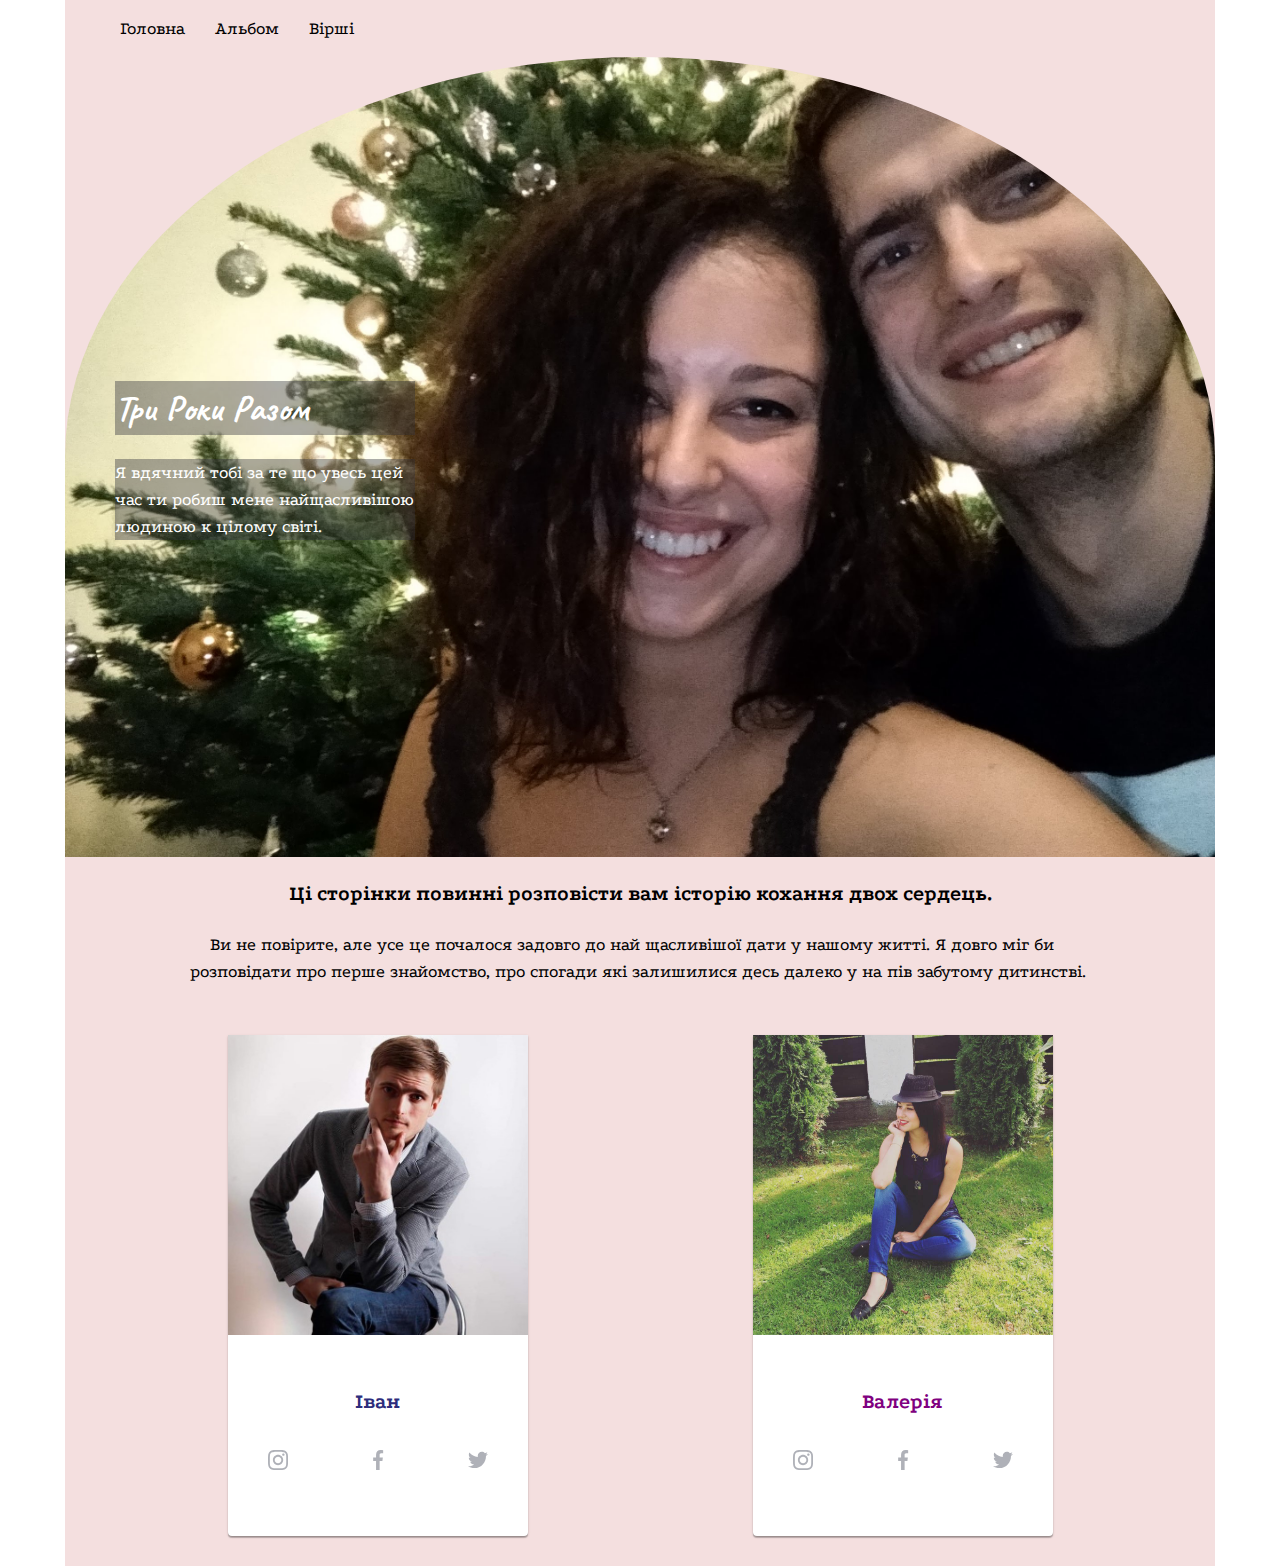
<file: index.html>
<!DOCTYPE html>
<html lang="uk">
<head>
    <link rel="stylesheet" href="https://cdnjs.cloudflare.com/ajax/libs/modern-normalize/1.0.0/modern-normalize.min.css"
        integrity="sha512-ISS7cAi1PEhQ8jnbJpJZMd29NlhNj4AWYyLOSp2CE/CsHxTCu+r+t0D2yoJudVrd0/8fTVPUVDzY5Tvli75u/g=="
        crossorigin="anonymous" />
    <meta charset="UTF-8">
    <meta name="viewport" content="width=, initial-scale=1.0">
    <title>Document</title>
    <link rel="preconnect" href="https://fonts.gstatic.com">
    <link href="https://fonts.googleapis.com/css2?family=Caveat:wght@700&family=Podkova:wght@400;500;700&display=swap" rel="stylesheet">
    <link rel="stylesheet" href="./style/style.css">
</head>
<body>
    
        
    

    <header class="container header-container">
        <ul class="nav-container">
            <li>
                <a class="nav-link" href="./index.html">Головна</a>

            </li>
            <li>
                <a class="nav-link" href="./album.html">Альбом</a>
            </li>
            <li>
                <a class="nav-link" href="./verse.html">Вірші</a>
            </li>
            
        </ul>

        
       
    </header>

<main>
    
    <section class="hero">
        <div class="container hero-container">
            <h1>
                три роки разом
            </h1>
            <p>
                Я вдячний тобі за те що увесь цей час ти робиш 
                мене найщасливішою людиною к цілому світі.
            </p>
        </div>
        
    </section>
    <section class="container text-container">
        <h3>
            Ці сторінки повинні розповісти вам історію кохання двох сердець.
        </h3>
        <p>
                Ви не повірите, але усе це почалося задовго до най щасливішої дати у нашому житті.
            Я довго міг би розповідати про перше знайомство, про спогади які залишилися десь далеко у на пів забутому дитинстві. 
            

        </p>
    </section>

    <section class="container">
        <ul class="team">
            <li>
                
                <img class="ivan" src="./img/ivan.jpg" alt="">
                <div class="team-card">
                    <h3 class="boy">Іван</h3>
                    <ul class="social-links">
                    <li>
                        <a class="icon-social-link ya" href="https://www.instagram.com/ivo.373/">
                            <svg class="social-link">
                                <use href="./img/svg/symbol-defs.svg#instagram"></use>
                            </svg>
                        </a>
                    </li>
                    <li>
                        <a class="icon-social-link ya" href="https://www.facebook.com/profile.php?id=100004627146232">
                            <svg class="social-link">
                                <use href="./img/svg/symbol-defs.svg#facebook"></use>
                            </svg>
                        </a>
                    </li>
                    <li>
                        <a class="icon-social-link ya" href="">
                            <svg class="social-link">
                                <use href="./img/svg/symbol-defs.svg#twitter"></use>
                            </svg>
                        </a>
                    </li>
                    </ul>
                </div>
            </li>
            <li>
                
                <img class="valeria" src="./img/valeria.jpg" alt="">
                <div class="team-card">
                    <h3 class="girl">Валерія</h3>
                    <ul class="social-links">
                    <li>
                        <a class="icon-social-link ty" href="https://www.instagram.com/valeriyavanchak/">
                            <svg class="social-link">
                                <use href="./img/svg/symbol-defs.svg#instagram"></use>
                            </svg>
                        </a>
                    </li>
                    <li>
                        <a class="icon-social-link ty" href="https://www.facebook.com/valeriya.vanchak">
                            <svg class="social-link">
                                <use href="./img/svg/symbol-defs.svg#facebook"></use>
                            </svg>
                        </a>
                    </li>
                    <li>
                        <a class="icon-social-link ty" href="">
                            <svg class="social-link">
                                <use href="./img/svg/symbol-defs.svg#twitter"></use>
                            </svg>
                        </a>
                    </li>
                    </ul>
                </div>
            </li>
                
        </ul>
    </section>

</main>
<footer>
    
</footer>




</body>
</html>

<!--<audio src="./song/Yiruma - Hope.mp3"  controls autoplay loop preload="auto"></audio>   
       
    
    <ul class="social-links">
        <li>
            <a href="https://www.instagram.com/ivo.373/">
                <svg class="social-link boy">
                    <use href="./img/svg/symbol-defs.svg#instagram"></use>
                </svg>
            </a>
        </li>
        <li>
            <a href="https://www.facebook.com/profile.php?id=100004627146232">
                <svg class="social-link boy">
                    <use href="./img/svg/symbol-defs.svg#facebook"></use>
                </svg>
            </a>
        </li>
        <li>
            <a href="">
                <svg class="social-link boy">
                    <use href="./img/svg/symbol-defs.svg#twitter"></use>
                </svg>
            </a>
        </li>
        <li>
            <a href="">
                <svg class="social-link boy">
                    <use href="./img/svg/symbol-defs.svg#"></use>
                </svg>
            </a>
        </li>
    </ul>
    <ul class="social-links">
        <li>
            <a href="https://www.instagram.com/valeriyavanchak/">
                <svg class="social-link girl">
                    <use href="./img/svg/symbol-defs.svg#instagram"></use>
                </svg>
            </a>
        </li>
        <li>
            <a href="https://www.facebook.com/valeriya.vanchak">
                <svg class="social-link girl">
                    <use href="./img/svg/symbol-defs.svg#facebook"></use>
                </svg>
            </a>
        </li>
        <li>
            <a href="">
                <svg class="social-link girl">
                    <use href="./img/svg/symbol-defs.svg#twitter"></use>
                </svg>
            </a>
        </li>
        <li>
            <a href="">
                <svg class="social-link girl">
                    <use href="./img/svg/symbol-defs.svg#"></use>
                </svg>
            </a>
        </li>
    </ul>
    -->
</file>
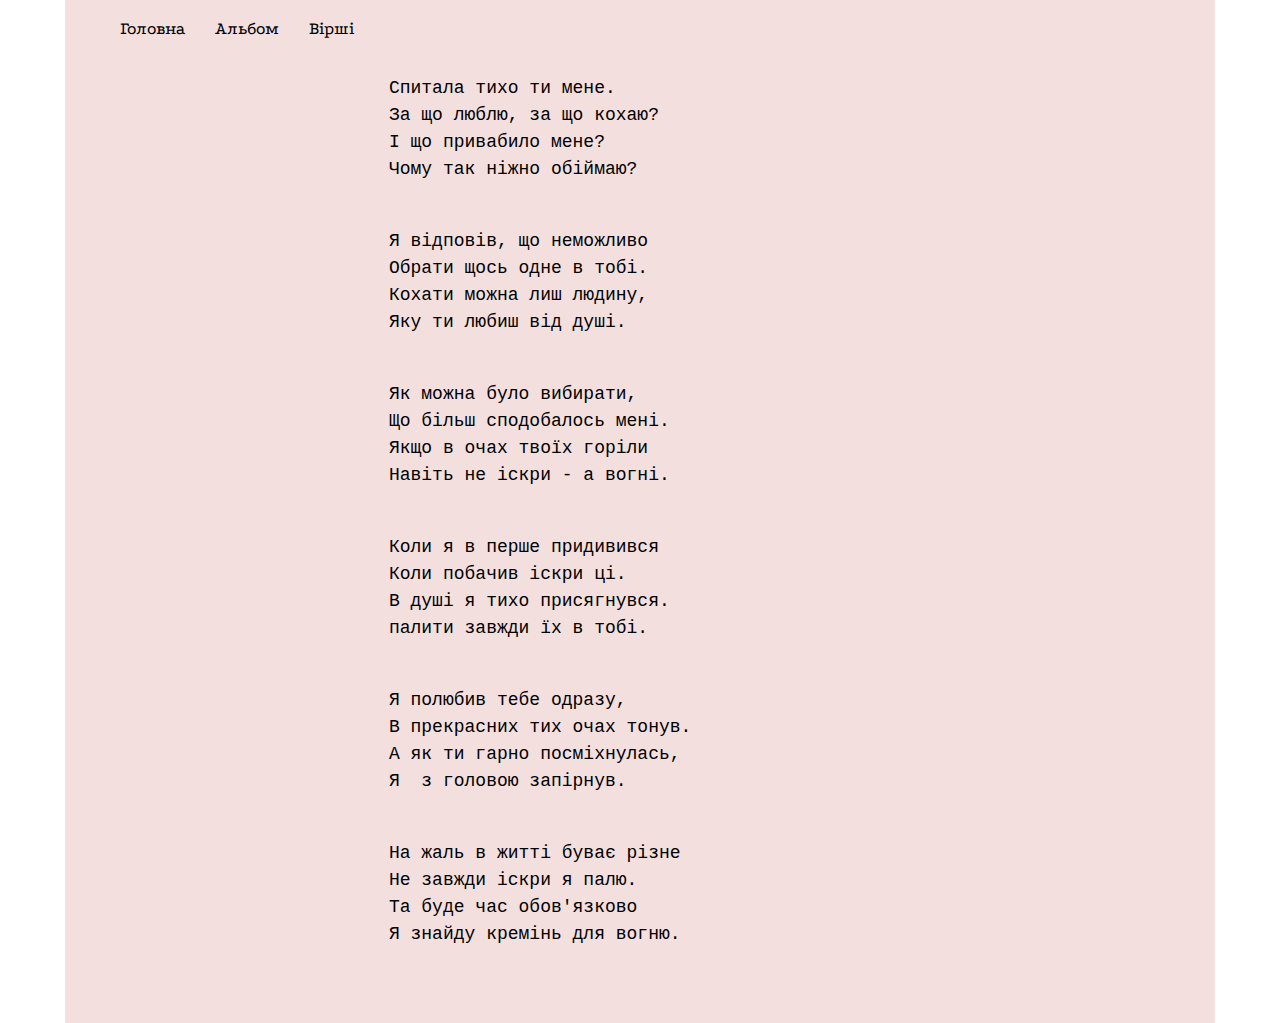
<file: verse.html>
<!DOCTYPE html>
<html lang="uk">
<head>
    <link rel="stylesheet" href="https://cdnjs.cloudflare.com/ajax/libs/modern-normalize/1.0.0/modern-normalize.min.css"
        integrity="sha512-ISS7cAi1PEhQ8jnbJpJZMd29NlhNj4AWYyLOSp2CE/CsHxTCu+r+t0D2yoJudVrd0/8fTVPUVDzY5Tvli75u/g=="
        crossorigin="anonymous" />
    <meta charset="UTF-8">
    <meta name="viewport" content="width=, initial-scale=1.0">
    <title>Document</title>
    <link rel="preconnect" href="https://fonts.gstatic.com">
    <link href="https://fonts.googleapis.com/css2?family=Caveat:wght@700&family=Podkova:wght@400;500;700&display=swap" rel="stylesheet">
    <link rel="stylesheet" href="./style/style.css">
</head>
<body>
    <header class="container header-container">
        <ul class="nav-container">
            <li>
                <a class="nav-link" href="./index.html">Головна</a>

            </li>
            <li>
                <a class="nav-link" href="./album.html">Альбом</a>
            </li>
            <li>
                <a class="nav-link" href="./verse.html">Вірші</a>
            </li>
            
        </ul>

        
       
    </header>
    <main>
        
        <section>
            <div class="verse container">
                <div>
                <p>
                    <pre>
                    Спитала тихо ти мене.
                    За що люблю, за що кохаю?
                    І що привабило мене?
                    Чому так ніжно обіймаю?
                    </pre>
    
                    <pre>
                    Я відповів, що неможливо
                    Обрати щось одне в тобі.
                    Кохати можна лиш людину,
                    Яку ти любиш від душі.
                    </pre>
    
                    <pre>
                    Як можна було вибирати,
                    Що більш сподобалось мені.
                    Якщо в очах твоїх горіли
                    Навіть не іскри - а вогні.
                    </pre>
    
                    <pre>
                    Коли я в перше придивився
                    Коли побачив іскри ці.
                    В душі я тихо присягнувся.
                    палити завжди їх в тобі.
                    </pre>
    
                    <pre>
                    Я полюбив тебе одразу,
                    В прекрасних тих очах тонув.
                    А як ти гарно посміхнулась,
                    Я  з головою запірнув.
                    </pre>
    
                   <pre>
                    На жаль в житті буває різне
                    Не завжди іскри я палю.
                    Та буде час обов'язково
                    Я знайду кремінь для вогню.
                   </pre>
                </p>
            </div>
                <iframe src="https://www.youtube.com/embed/kXdn_BBmnqM" frameborder="0" allow="accelerometer; autoplay; clipboard-write; encrypted-media; gyroscope; picture-in-picture" allowfullscreen></iframe>
                
            </div>
        </section>

        

    </main>
    <footer>

    </footer>
</body>
</html>

<!--<footer>
        <audio src="./song/Yiruma - Hope.mp3"  controls autoplay loop preload="auto"></audio>
           
        
        <ul class="social-links">
            <li>
                <a href="https://www.instagram.com/ivo.373/">
                    <svg class="social-link boy">
                        <use href="./img/svg/symbol-defs.svg#instagram"></use>
                    </svg>
                </a>
            </li>
            <li>
                <a href="https://www.facebook.com/profile.php?id=100004627146232">
                    <svg class="social-link boy">
                        <use href="./img/svg/symbol-defs.svg#facebook"></use>
                    </svg>
                </a>
            </li>
            <li>
                <a href="">
                    <svg class="social-link boy">
                        <use href="./img/svg/symbol-defs.svg#twitter"></use>
                    </svg>
                </a>
            </li>
            <li>
                <a href="">
                    <svg class="social-link boy">
                        <use href="./img/svg/symbol-defs.svg#"></use>
                    </svg>
                </a>
            </li>
        </ul>
        <ul class="social-links">
            <li>
                <a href="https://www.instagram.com/valeriyavanchak/">
                    <svg class="social-link girl">
                        <use href="./img/svg/symbol-defs.svg#instagram"></use>
                    </svg>
                </a>
            </li>
            <li>
                <a href="https://www.facebook.com/valeriya.vanchak">
                    <svg class="social-link girl">
                        <use href="./img/svg/symbol-defs.svg#facebook"></use>
                    </svg>
                </a>
            </li>
            <li>
                <a href="">
                    <svg class="social-link girl">
                        <use href="./img/svg/symbol-defs.svg#twitter"></use>
                    </svg>
                </a>
            </li>
            <li>
                <a href="">
                    <svg class="social-link girl">
                        <use href="./img/svg/symbol-defs.svg#"></use>
                    </svg>
                </a>
            </li>
        </ul>
        
    </footer>-->
</file>
<file: style/style.css>
:root {
    background-color: #fff;
    background-repeat: repeat;
    background-size: 200px;
    
    
    --primari-white-color: #ffffff;
    --accent-color-blue: #0000ff;
    --primari-girl-color: purple;
    --primari-boy-color: rgb(45, 45, 124);
}



body {
    background-color: #f4dfdf;
    box-sizing: border-box;
    max-width: 1150px;
    font-size: 18px;
    line-height: 1.5;
    margin: 0 auto;
    padding-bottom: 30px;

    
    font-family: 'Podkova', serif;
}


img {
    display: block;
    padding: 0;
    margin: 0;
}

a {
    text-decoration: none;
    color: inherit;
}

button {
    display: block;
    margin: 0;
    padding: 0;
}

ul  {
    padding: 0;
    margin: 0;
}

li {
    
    list-style-type: none;
}
.nav-container {
display: flex;

}
.nav-container li+li {
    margin-left: 20px;
}
.nav-link {
    display: block;
    padding: 15px 5px;
}

.nav-link:hover,
.nav-link:focus {
color: var(--accent-color-blue);
}

.container {
    padding-right: 50px;
    padding-left: 50px;
    
}

.hero {
    display: block;
    height: 700px;
    padding: 50px 0;
    
    
    background-image: url(../img/hero.jpg);
    
    background-repeat: no-repeat;
    background-size: cover;
    border-top-left-radius: 50%;
    border-top-right-radius: 50%;
    
}

.hero-container {
    padding-top: 250px;
    padding-left: 50px;
    color: var(--primari-white-color);
}

.hero h1 {
    font-family: 'Caveat', cursive;
    font-weight: 700;
    font-size: 36px;
    text-transform: capitalize;

    display: block;
    width: 300px;
    background: rgba(47, 48, 58, 0.4)

    
 
}
.hero p {
    width: 300px;
    font-weight: 400;
    background: rgba(47, 48, 58, 0.4)
}

.text-container{
    text-align: center;
    max-width: 900px;
    margin: auto;
}

.text-container p {
    text-indent: 20px; /* Отступ первой строки в пикселах */
    text-align: left;
}

.team-card {
    padding-top: 30px;
    padding-bottom: 30px;
}

.ivan,
.valeria {
    width: 300px;
    
}

.team {
    margin-top: 50px;
    display: flex;
    justify-content: space-around;

}

.team>li {
    text-align: center;
    background-color: var(--primari-white-color);
    border-radius: 4px;
    box-shadow: 0px 1px 3px rgba(0, 0, 0, 0.12), 0px 1px 1px rgba(0, 0, 0, 0.14), 0px 2px 1px rgba(0, 0, 0, 0.2);
    border-radius: 0px 0px 4px 4px;
    
}

.social-links {
    display: flex;
    justify-content: space-around;
}

.social-link {
    width: 20px;
    height: 20px;
    
    fill: currentColor;
}

.icon-social-link {
    display: block;
    border-radius: 50%;
    width: 44px;
    height: 44px;
    color: #afb1b8;
    padding: 12px;

}

.ya:focus, 
.ya:hover {
    background-color: var(--primari-boy-color);
    color: var(--primari-white-color);
}
.ty:hover,
.ty:focus {
    background-color: var(--primari-girl-color);
    color: var(--primari-white-color);

}



/* Сторінка Альбом*/
.album {
    text-align: center;
}



.photo {
    width: 300px;
    
}




.photosession {
    display: flex;
    flex-wrap: wrap;
    
}

.photosession li {
    margin-top: 20px;
}

.photosession li {
    width: calc((100%-150px)/3);
    margin-right: 75px;
    width: auto;
    
}

.photosession li:nth-child(3n+3) {
    margin-right: 0;
}

.photosession li:nth-child(-n+3) {
    margin-top: 0;
}

.photo-verticalli {
    margin-top: 20px;
}

/*footer*/



.boy {
    color: var(--primari-boy-color)
}

.girl {
    color: var(--primari-girl-color);
}


/*сторінка з віршом*/
.verse {
    display: flex;
    justify-content: space-around;
    
    
    
    background-repeat: repeat;
    background-size: 200px;
}
</file>
